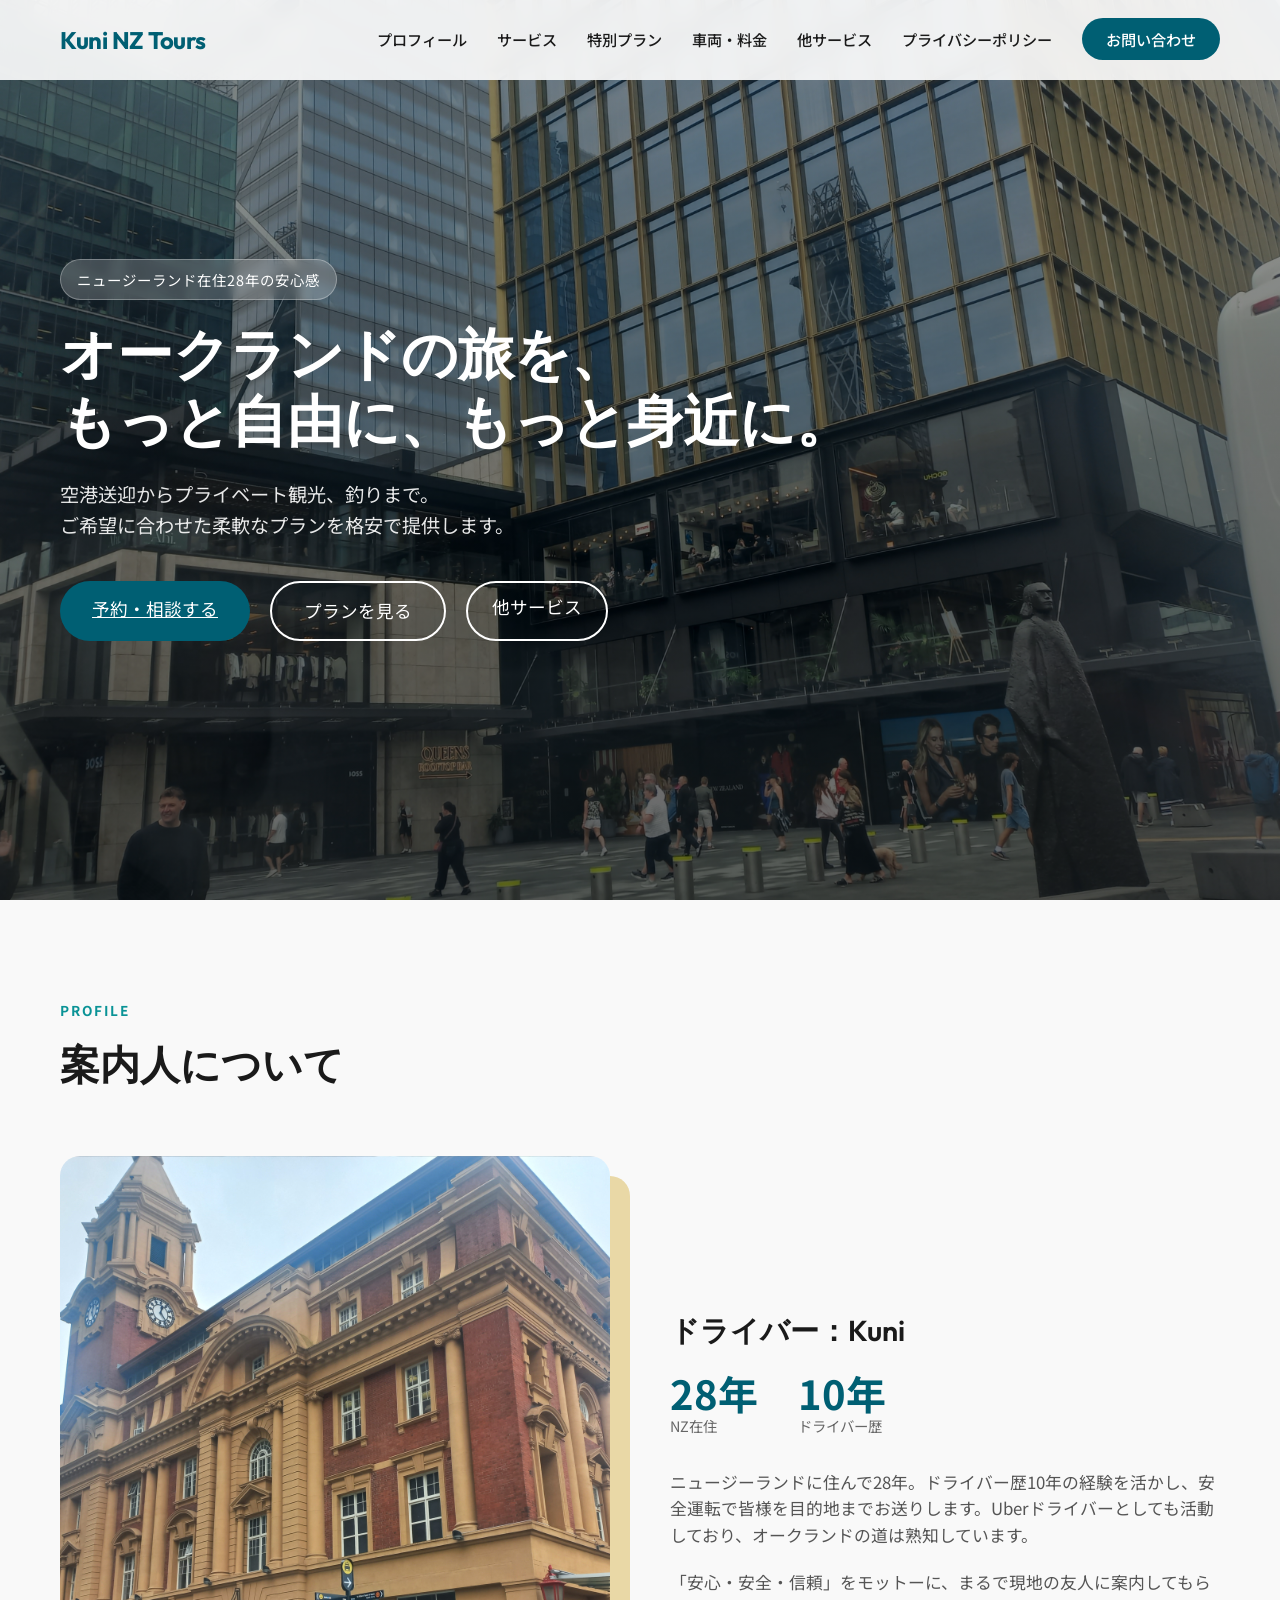
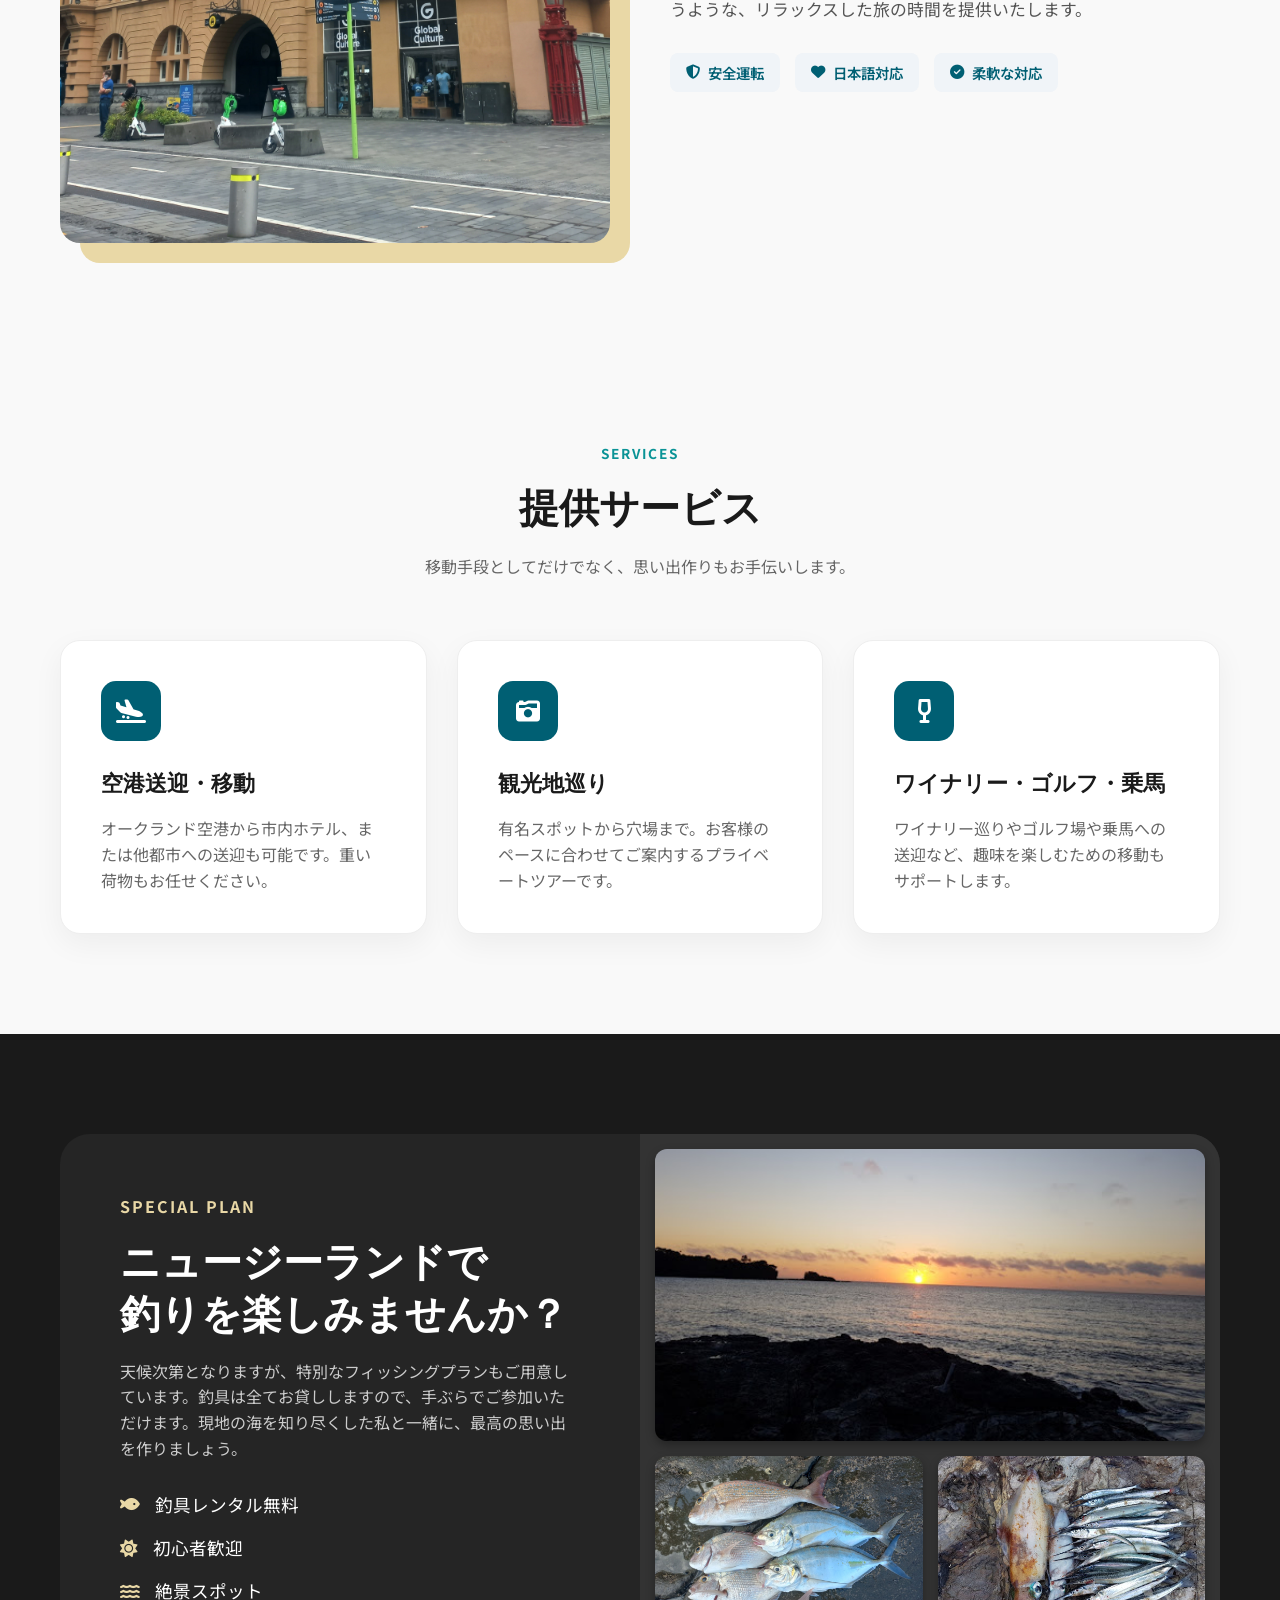
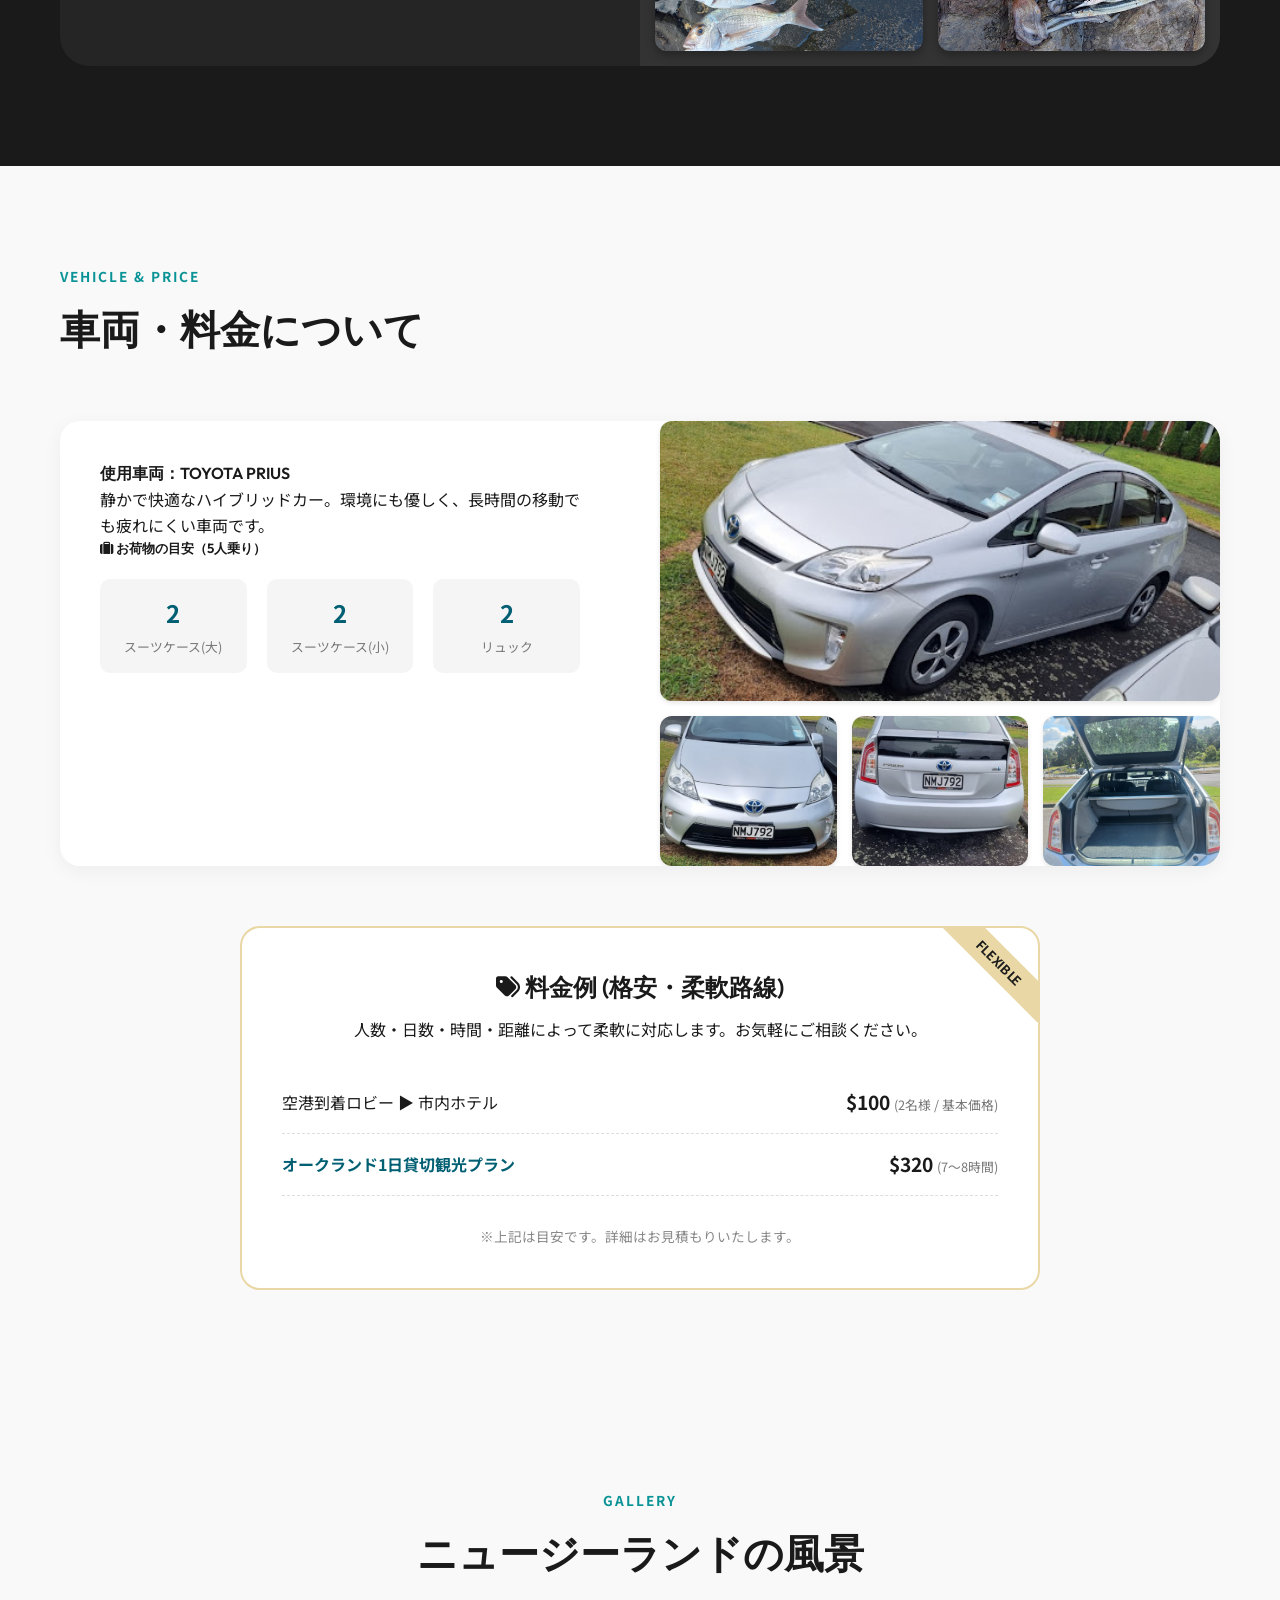
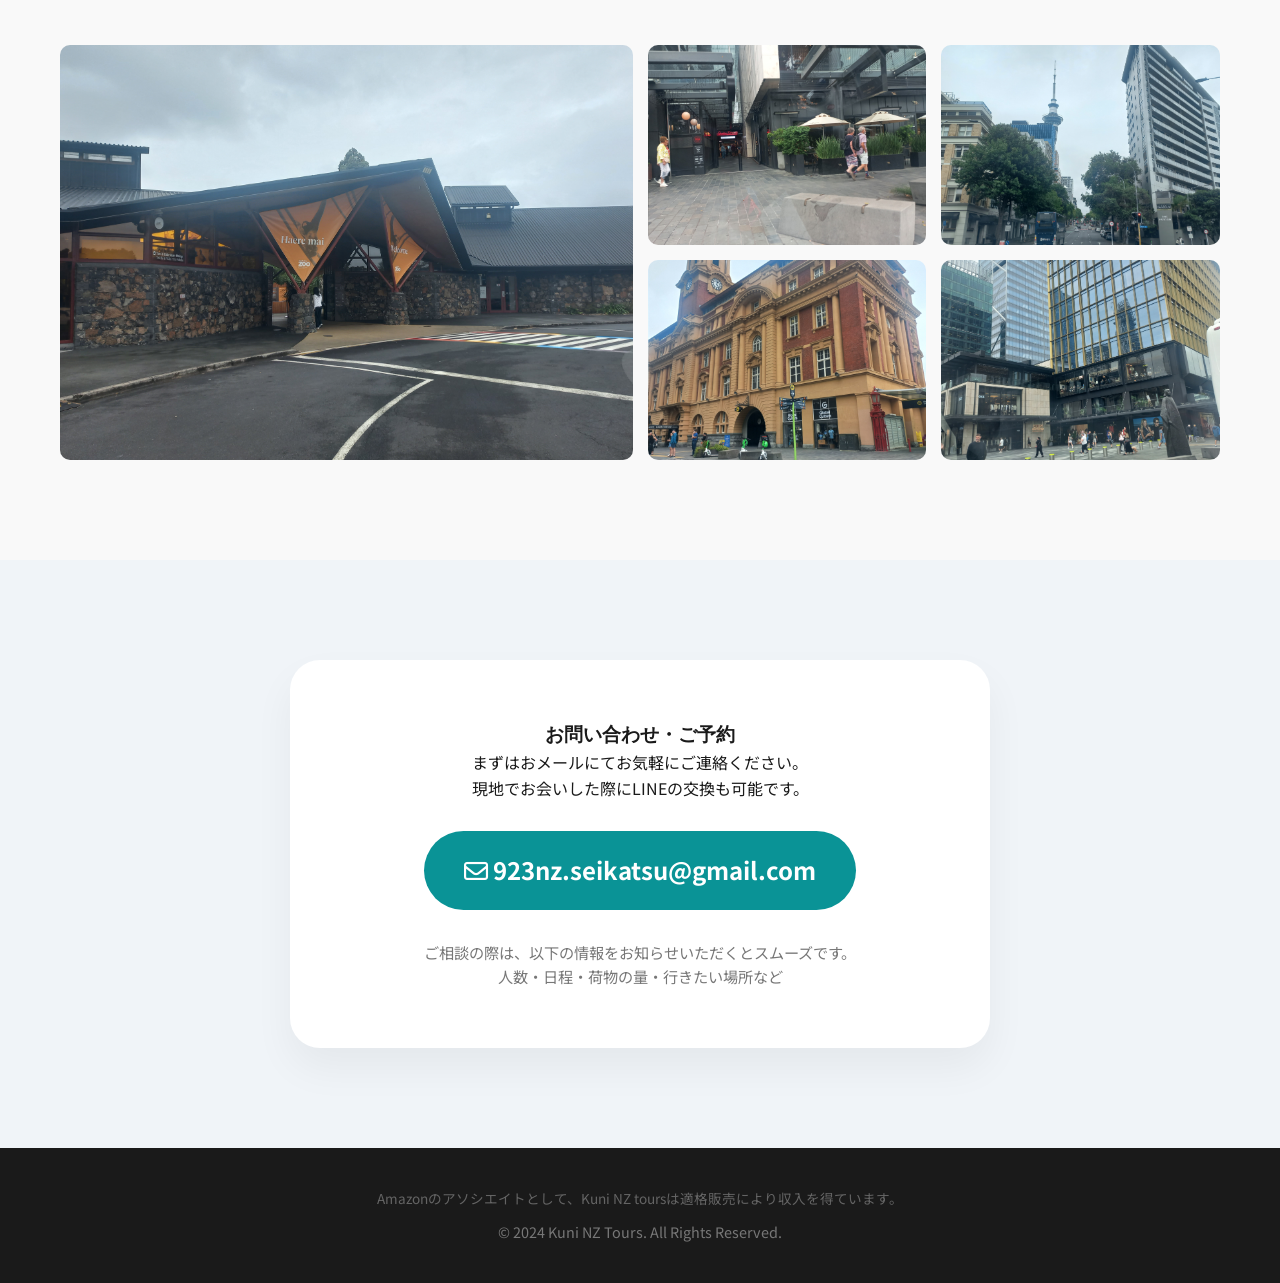
<file: index.html>
<!DOCTYPE html>
<html lang="ja">

<head>
    <meta charset="UTF-8">
    <meta name="viewport" content="width=device-width, initial-scale=1.0">
    <meta name="description" content="ニュージーランド・オークランドの個人ガイド Kuni。空港送迎、観光、ゴルフ、ワイナリーツアーなど、安心・安全・低価格でご案内します。">
    <title>Kuni NZ Tours | オークランドの個人ガイド・送迎</title>
    <link rel="preconnect" href="https://fonts.googleapis.com">
    <link rel="preconnect" href="https://fonts.gstatic.com" crossorigin>
    <link
        href="https://fonts.googleapis.com/css2?family=Noto+Sans+JP:wght@300;400;500;700&family=Outfit:wght@300;400;600&display=swap"
        rel="stylesheet">
    <link rel="stylesheet" href="style.css">
    <link rel="stylesheet" href="https://cdnjs.cloudflare.com/ajax/libs/font-awesome/6.4.0/css/all.min.css">

    <script nowprocket data-noptimize="1" data-cfasync="false" data-wpfc-render="false" seraph-accel-crit="1" data-no-defer="1">
      (function () {
          var script = document.createElement("script");
          script.async = 1;
          script.src = 'https://emrldtp.cc/NTIyOTY4.js?t=522968';
          document.head.appendChild(script);
      })();
    </script>
</head>
<body>
    <header class="header">
        <div class="container header-container">
            <h1 class="logo">Kuni NZ Tours</h1>
            <nav class="nav">
                <ul class="nav-list">
                    <li><a href="#about">プロフィール</a></li>
                    <li><a href="#services">サービス</a></li>
                    <li><a href="#special">特別プラン</a></li>
                    <li><a href="#vehicle">車両・料金</a></li>
                    <li><a href="other-services.html">他サービス</a></li>
                    <li><a href="privacy-policy.html">プライバシーポリシー</a></li>
                    <li><a href="#contact" class="btn-primary">お問い合わせ</a></li>
                </ul>
                <button class="mobile-menu-btn" aria-label="メニューを開く">
                    <span></span>
                    <span></span>
                    <span></span>
                </button>
            </nav>
        </div>
    </header>

    <div class="mobile-nav">
        <ul>
            <li><a href="#about">プロフィール</a></li>
            <li><a href="#services">サービス</a></li>
            <li><a href="#special">特別プラン</a></li>
            <li><a href="#vehicle">車両・料金</a></li>
            <li><a href="other-services.html">他サービス</a></li>
            <li><a href="privacy-policy.html">プライバシーポリシー</a></li>
            <li><a href="#contact">お問い合わせ</a></li>
        </ul>
    </div>

    <main>
        <section class="hero">
            <div class="hero-bg" id="hero-bg"></div>
            <div class="hero-content">
                <span class="hero-subtitle">ニュージーランド在住28年の安心感</span>
                <h2 class="hero-title">オークランドの旅を、<br>もっと自由に、もっと身近に。</h2>
                <p class="hero-text">空港送迎からプライベート観光、釣りまで。<br>ご希望に合わせた柔軟なプランを格安で提供します。</p>
                <div class="hero-buttons">
                    <a href="#contact" class="btn-primary large">予約・相談する</a>
                    <a href="#services" class="btn-secondary large">プランを見る</a>
                    <a href="other-services.html" class="btn-other-services large">他サービス</a>
                </div>
            </div>
        </section>

        <section id="about" class="section about">
            <div class="container">
                <div class="section-header">
                    <span class="section-tag">PROFILE</span>
                    <h3 class="section-title">案内人について</h3>
                </div>
                <div class="about-content">
                    <div class="about-image-wrapper">
                        <!-- Placeholder for Kuni's photo or a nice driver silhouette -->
                        <div class="about-image" id="about-img"></div>
                    </div>
                    <div class="about-text">
                        <h4>ドライバー：Kuni</h4>
                        <ul class="about-stats">
                            <li>
                                <span class="stat-number">28年</span>
                                <span class="stat-label">NZ在住</span>
                            </li>
                            <li>
                                <span class="stat-number">10年</span>
                                <span class="stat-label">ドライバー歴</span>
                            </li>
                        </ul>
                        <p>
                            ニュージーランドに住んで28年。ドライバー歴10年の経験を活かし、安全運転で皆様を目的地までお送りします。Uberドライバーとしても活動しており、オークランドの道は熟知しています。
                        </p>
                        <p>
                            「安心・安全・信頼」をモットーに、まるで現地の友人に案内してもらうような、リラックスした旅の時間を提供いたします。
                        </p>
                        <div class="trust-badges">
                            <div class="badge"><i class="fas fa-shield-alt"></i> 安全運転</div>
                            <div class="badge"><i class="fas fa-heart"></i> 日本語対応</div>
                            <div class="badge"><i class="fas fa-check-circle"></i> 柔軟な対応</div>
                        </div>
                    </div>
                </div>
            </div>
        </section>

        <section id="services" class="section services">
            <div class="container">
                <div class="section-header center">
                    <span class="section-tag">SERVICES</span>
                    <h3 class="section-title">提供サービス</h3>
                    <p class="section-desc">移動手段としてだけでなく、思い出作りもお手伝いします。</p>
                </div>
                <div class="services-grid">
                    <div class="service-card">
                        <div class="service-icon"><i class="fas fa-plane-arrival"></i></div>
                        <h4>空港送迎・移動</h4>
                        <p>オークランド空港から市内ホテル、または他都市への送迎も可能です。重い荷物もお任せください。</p>
                    </div>
                    <div class="service-card">
                        <div class="service-icon"><i class="fas fa-camera-retro"></i></div>
                        <h4>観光地巡り</h4>
                        <p>有名スポットから穴場まで。お客様のペースに合わせてご案内するプライベートツアーです。</p>
                    </div>
                    <div class="service-card">
                        <div class="service-icon"><i class="fas fa-wine-glass-alt"></i></div>
                        <h4>ワイナリー・ゴルフ・乗馬</h4>
                        <p>ワイナリー巡りやゴルフ場や乗馬への送迎など、趣味を楽しむための移動もサポートします。</p>
                    </div>
                </div>
            </div>
        </section>

        <section id="special" class="section special">
            <div class="container">
                <div class="special-inner">
                    <div class="special-content">
                        <span class="special-tag">SPECIAL PLAN</span>
                        <h3>ニュージーランドで<br>釣りを楽しみませんか？</h3>
                        <p>天候次第となりますが、特別なフィッシングプランもご用意しています。釣具は全てお貸ししますので、手ぶらでご参加いただけます。現地の海を知り尽くした私と一緒に、最高の思い出を作りましょう。
                        </p>
                        <ul class="special-features">
                            <li><i class="fas fa-fish"></i> 釣具レンタル無料</li>
                            <li><i class="fas fa-sun"></i> 初心者歓迎</li>
                            <li><i class="fas fa-water"></i> 絶景スポット</li>
                        </ul>
                    </div>
                    <div class="special-gallery">
                        <div class="special-photo" id="fishing-1"></div>
                        <div class="special-photo" id="fishing-2"></div>
                        <div class="special-photo" id="fishing-3"></div>
                    </div>
                </div>
            </div>
        </section>

        <section id="vehicle" class="section vehicle">
            <div class="container">
                <div class="section-header">
                    <span class="section-tag">VEHICLE & PRICE</span>
                    <h3 class="section-title">車両・料金について</h3>
                </div>

                <div class="vehicle-details">
                    <div class="vehicle-info">
                        <h4>使用車両：TOYOTA PRIUS</h4>
                        <p class="vehicle-desc">静かで快適なハイブリッドカー。環境にも優しく、長時間の移動でも疲れにくい車両です。</p>
                        <div class="luggage-info">
                            <h5><i class="fas fa-suitcase"></i> お荷物の目安（5人乗り）</h5>
                            <div class="luggage-grid">
                                <div class="luggage-item">
                                    <span class="luggage-count">2</span>
                                    <span class="luggage-name">スーツケース(大)</span>
                                </div>
                                <div class="luggage-item">
                                    <span class="luggage-count">2</span>
                                    <span class="luggage-name">スーツケース(小)</span>
                                </div>
                                <div class="luggage-item">
                                    <span class="luggage-count">2</span>
                                    <span class="luggage-name">リュック</span>
                                </div>
                            </div>
                        </div>
                    </div>
                    <div class="vehicle-gallery">
                        <div class="vehicle-photo large" id="prius-1"></div>
                        <div class="vehicle-photo" id="prius-2"></div>
                        <div class="vehicle-photo" id="prius-3"></div>
                        <div class="vehicle-photo" id="prius-4"></div>
                    </div>
                </div>

                <div class="pricing-card">
                    <div class="pricing-header">
                        <h4><i class="fas fa-tags"></i> 料金例 (格安・柔軟路線)</h4>
                        <p>人数・日数・時間・距離によって柔軟に対応します。お気軽にご相談ください。</p>
                    </div>
                    <div class="pricing-list">
                        <div class="price-item">
                            <span class="price-label">空港到着ロビー ▶ 市内ホテル</span>
                            <span class="price-value">$100 <span class="price-note">(2名様 / 基本価格)</span></span>
                        </div>
                        <div class="price-item highlight">
                            <span class="price-label">オークランド1日貸切観光プラン</span>
                            <span class="price-value">$320 <span class="price-note">(7～8時間)</span></span>
                        </div>
                    </div>
                    <p class="pricing-note">※上記は目安です。詳細はお見積もりいたします。</p>
                </div>
            </div>
        </section>

        <section id="gallery" class="section gallery">
            <div class="container">
                <div class="section-header center">
                    <span class="section-tag">GALLERY</span>
                    <h3 class="section-title">ニュージーランドの風景</h3>
                </div>
                <div class="gallery-grid">
                    <div class="gallery-item" id="gallery-1"></div>
                    <div class="gallery-item" id="gallery-2"></div>
                    <div class="gallery-item" id="gallery-3"></div>
                    <div class="gallery-item" id="gallery-4"></div>
                    <div class="gallery-item" id="gallery-5"></div>
                </div>
            </div>
        </section>

        <section id="contact" class="section contact">
            <div class="container contact-container">
                <div class="contact-box">
                    <h3>お問い合わせ・ご予約</h3>
                    <p>まずはおメールにてお気軽にご連絡ください。<br>現地でお会いした際にLINEの交換も可能です。</p>

                    <a href="mailto:923nz.seikatsu@gmail.com" class="contact-email">
                        <i class="far fa-envelope"></i> 923nz.seikatsu@gmail.com
                    </a>

                    <p class="contact-sub">
                        ご相談の際は、以下の情報をお知らせいただくとスムーズです。<br>
                        人数・日程・荷物の量・行きたい場所など
                    </p>
                </div>
            </div>
        </section>
    </main>

    <footer class="footer">
        <div class="container">
            <p style="font-size: 0.85rem; opacity: 0.8; margin-bottom: 10px;">Amazonのアソシエイトとして、Kuni NZ
                toursは適格販売により収入を得ています。</p>
            <p>&copy; 2024 Kuni NZ Tours. All Rights Reserved.</p>
        </div>
    </footer>

    <div class="image-modal" id="imageModal">
        <span class="modal-close">&times;</span>
        <img class="modal-content" id="modalImg">
    </div>

    <script src="script.js"></script>
</body>

</html>
</file>
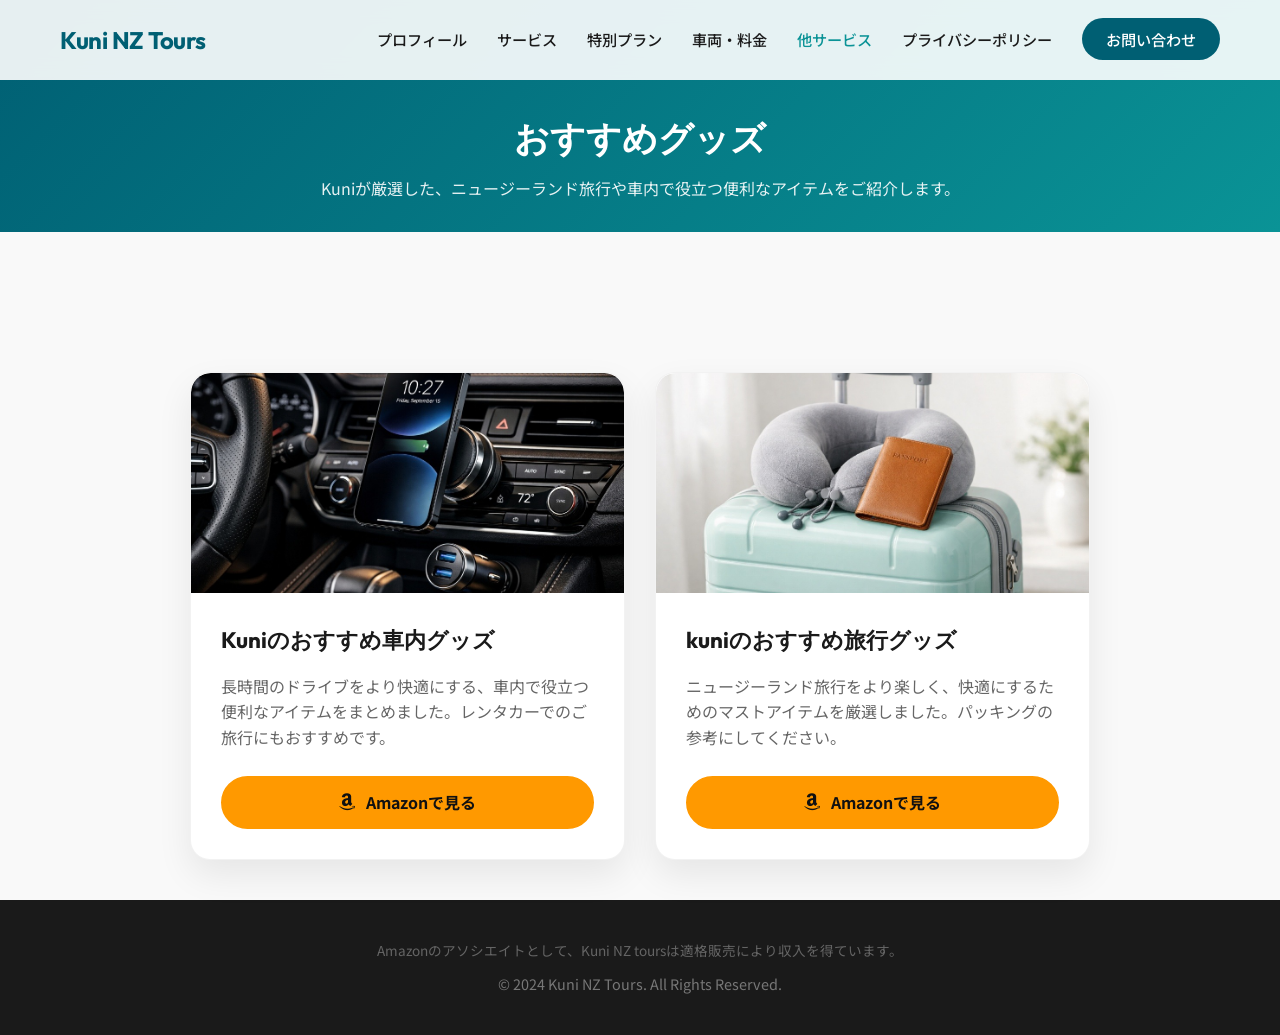
<file: other-services.html>
<!DOCTYPE html>
<html lang="ja">
<head>
    <meta charset="UTF-8">
    <meta name="viewport" content="width=device-width, initial-scale=1.0">
    <meta name="description" content="Kuniのおすすめグッズ。ニュージーランド旅行や車内で役立つ便利なアイテムをご紹介します。">
    <title>他サービス - おすすめグッズ | Kuni NZ Tours</title>
    <link rel="preconnect" href="https://fonts.googleapis.com">
    <link rel="preconnect" href="https://fonts.gstatic.com" crossorigin>
    <link href="https://fonts.googleapis.com/css2?family=Noto+Sans+JP:wght@300;400;500;700&family=Outfit:wght@300;400;600&display=swap" rel="stylesheet">
    <link rel="stylesheet" href="style.css">
    <link rel="stylesheet" href="https://cdnjs.cloudflare.com/ajax/libs/font-awesome/6.4.0/css/all.min.css">
    <style>
        .page-header {
            padding-top: 110px;
            padding-bottom: 30px;
            text-align: center;
            background: linear-gradient(135deg, var(--primary-color), var(--secondary-color));
            color: var(--white);
            margin-bottom: 40px;
        }
        .page-title {
            font-size: 2.2rem;
            margin-bottom: 10px;
        }
        .page-subtitle {
            font-size: 1rem;
            opacity: 0.9;
        }
        
        .wishlist-section {
            padding-bottom: 40px;
        }
        
        .wishlist-grid {
            display: grid;
            grid-template-columns: repeat(auto-fit, minmax(300px, 1fr));
            gap: 30px;
            max-width: 900px;
            margin: 0 auto;
        }
        
        .wishlist-card {
            background: var(--white);
            border-radius: 20px;
            overflow: hidden;
            box-shadow: 0 15px 35px rgba(0, 0, 0, 0.08);
            transition: all 0.4s ease;
            position: relative;
            display: flex;
            flex-direction: column;
            border: 1px solid rgba(0,0,0,0.05);
            text-decoration: none;
            color: var(--text-dark);
        }
        
        .wishlist-card:hover {
            transform: translateY(-5px);
            box-shadow: 0 20px 40px rgba(0, 0, 0, 0.12);
        }
        
        .wishlist-image-wrapper {
            overflow: hidden;
            border-radius: 20px 20px 0 0;
            background: #f0f4f8;
        }
        
        .wishlist-image {
            height: 220px;
            background-size: cover;
            background-position: center;
            transition: transform 0.6s ease;
        }
        
        .wishlist-card:hover .wishlist-image {
            transform: scale(1.08);
        }
        
        .wishlist-content {
            padding: 30px;
            flex-grow: 1;
            display: flex;
            flex-direction: column;
        }
        
        .wishlist-title {
            font-size: 1.4rem;
            margin-bottom: 15px;
            font-weight: 700;
        }
        
        .wishlist-desc {
            color: #666;
            margin-bottom: 25px;
            flex-grow: 1;
        }
        
        .amazon-btn {
            display: inline-flex;
            align-items: center;
            justify-content: center;
            gap: 10px;
            background: #ff9900;
            color: #111;
            padding: 12px 25px;
            border-radius: 50px;
            font-weight: 700;
            text-decoration: none;
            transition: all 0.3s;
            margin-top: auto;
            border: 2px solid #ff9900;
        }
        
        .wishlist-card:hover .amazon-btn {
            background: #e68a00;
            border-color: #e68a00;
        }
        
        .amazon-btn i {
            font-size: 1.2rem;
        }
    </style>
</head>
<body>
    <header class="header">
        <div class="container header-container">
            <a href="index.html" style="text-decoration: none;"><h1 class="logo">Kuni NZ Tours</h1></a>
            <nav class="nav">
                <ul class="nav-list">
                    <li><a href="index.html#about">プロフィール</a></li>
                    <li><a href="index.html#services">サービス</a></li>
                    <li><a href="index.html#special">特別プラン</a></li>
                    <li><a href="index.html#vehicle">車両・料金</a></li>
                    <li><a href="other-services.html" style="color: var(--secondary-color);">他サービス</a></li>
                    <li><a href="privacy-policy.html">プライバシーポリシー</a></li>
                    <li><a href="index.html#contact" class="btn-primary">お問い合わせ</a></li>
                </ul>
                <button class="mobile-menu-btn" aria-label="メニューを開く">
                    <span></span>
                    <span></span>
                    <span></span>
                </button>
            </nav>
        </div>
    </header>

    <div class="mobile-nav">
        <ul>
            <li><a href="index.html#about">プロフィール</a></li>
            <li><a href="index.html#services">サービス</a></li>
            <li><a href="index.html#special">特別プラン</a></li>
            <li><a href="index.html#vehicle">車両・料金</a></li>
            <li><a href="other-services.html">他サービス</a></li>
            <li><a href="privacy-policy.html">プライバシーポリシー</a></li>
            <li><a href="index.html#contact">お問い合わせ</a></li>
        </ul>
    </div>

    <main>
        <div class="page-header">
            <div class="container">
                <h2 class="page-title">おすすめグッズ</h2>
                <p class="page-subtitle">Kuniが厳選した、ニュージーランド旅行や車内で役立つ便利なアイテムをご紹介します。</p>
            </div>
        </div>

        <section class="section wishlist-section">
            <div class="container">
                <div class="wishlist-grid">
                    <!-- Wishlist 1 -->
                    <a href="https://www.amazon.jp/hz/wishlist/ls/34LPF9MPG0SC0?ref_=wl_share" target="_blank" rel="noopener noreferrer" class="wishlist-card car">
                        <div class="wishlist-image-wrapper">
                            <div class="wishlist-image" style="background-image: url('assets/car_goods.jpg');"></div>
                        </div>
                        <div class="wishlist-content">
                            <h3 class="wishlist-title">Kuniのおすすめ車内グッズ</h3>
                            <p class="wishlist-desc">長時間のドライブをより快適にする、車内で役立つ便利なアイテムをまとめました。レンタカーでのご旅行にもおすすめです。</p>
                            <span class="amazon-btn">
                                <i class="fab fa-amazon"></i> Amazonで見る
                            </span>
                        </div>
                    </a>

                    <!-- Wishlist 2 -->
                    <a href="https://www.amazon.jp/hz/wishlist/ls/DD13E1T4S48R?ref_=wl_share" target="_blank" rel="noopener noreferrer" class="wishlist-card travel">
                        <div class="wishlist-image-wrapper">
                            <div class="wishlist-image" style="background-image: url('assets/travel_goods.jpg');"></div>
                        </div>
                        <div class="wishlist-content">
                            <h3 class="wishlist-title">kuniのおすすめ旅行グッズ</h3>
                            <p class="wishlist-desc">ニュージーランド旅行をより楽しく、快適にするためのマストアイテムを厳選しました。パッキングの参考にしてください。</p>
                            <span class="amazon-btn">
                                <i class="fab fa-amazon"></i> Amazonで見る
                            </span>
                        </div>
                    </a>
                </div>
            </div>
        </section>
    </main>

    <footer class="footer">
        <div class="container">
            <p style="font-size: 0.85rem; opacity: 0.8; margin-bottom: 10px;">Amazonのアソシエイトとして、Kuni NZ toursは適格販売により収入を得ています。</p>
            <p>&copy; 2024 Kuni NZ Tours. All Rights Reserved.</p>
        </div>
    </footer>

    <script src="script.js"></script>
</body>
</html>
</file>
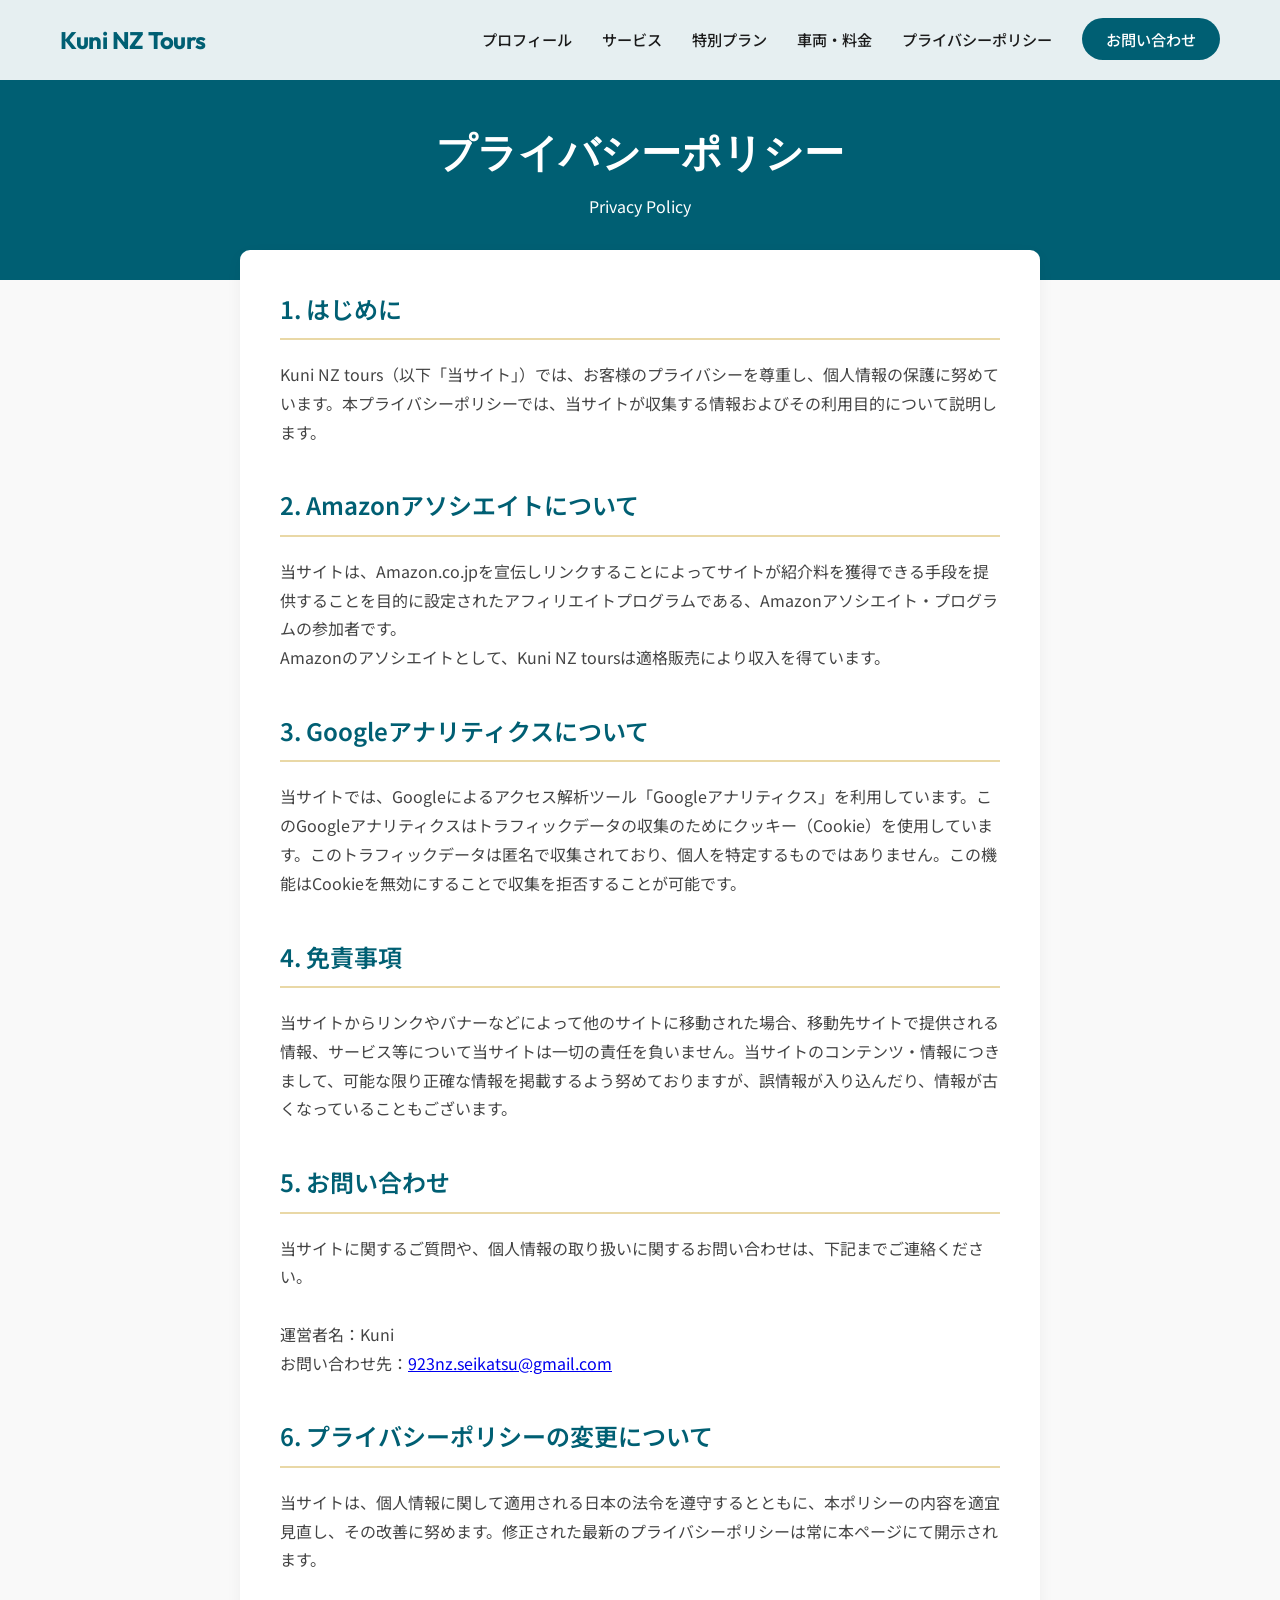
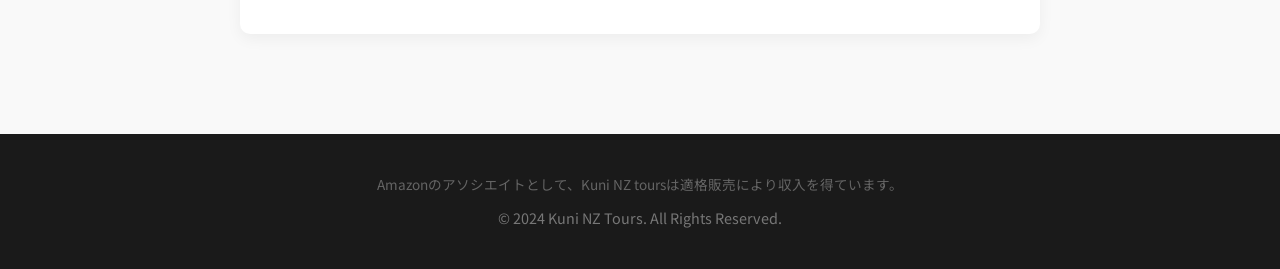
<file: privacy-policy.html>
<!DOCTYPE html>
<html lang="ja">
<head>
    <meta charset="UTF-8">
    <meta name="viewport" content="width=device-width, initial-scale=1.0">
    <title>プライバシーポリシー | Kuni NZ Tours</title>
    <link rel="preconnect" href="https://fonts.googleapis.com">
    <link rel="preconnect" href="https://fonts.gstatic.com" crossorigin>
    <link href="https://fonts.googleapis.com/css2?family=Noto+Sans+JP:wght@300;400;500;700&family=Outfit:wght@300;400;600&display=swap" rel="stylesheet">
    <link rel="stylesheet" href="style.css">
    <link rel="stylesheet" href="https://cdnjs.cloudflare.com/ajax/libs/font-awesome/6.4.0/css/all.min.css">
    <style>
        .page-header {
            background-color: var(--primary-color);
            padding: 120px 0 60px;
            text-align: center;
            color: var(--white);
        }
        .policy-content {
            padding: 60px 0;
            max-width: 800px;
            margin: 0 auto;
            background: var(--white);
            padding: 40px;
            border-radius: 10px;
            box-shadow: 0 5px 15px rgba(0,0,0,0.05);
            margin-top: -30px;
            position: relative;
            z-index: 10;
        }
        .policy-content h2 {
            font-size: 1.5rem;
            color: var(--primary-color);
            border-bottom: 2px solid var(--accent-color);
            padding-bottom: 10px;
            margin-top: 40px;
            margin-bottom: 20px;
            font-family: 'Noto Sans JP', sans-serif;
        }
        .policy-content h2:first-child {
            margin-top: 0;
        }
        .policy-content p {
            margin-bottom: 20px;
            color: #444;
            line-height: 1.8;
        }
        .footer-links {
            margin-bottom: 15px;
        }
        .footer-links a {
            color: #aaa;
            text-decoration: none;
            transition: color 0.3s;
        }
        .footer-links a:hover {
            color: var(--white);
            text-decoration: underline;
        }
        .amazon-disclaimer {
            font-size: 0.85rem;
            opacity: 0.8;
            margin-bottom: 10px;
        }
    </style>
</head>
<body>
    <header class="header">
        <div class="container header-container">
            <h1 class="logo"><a href="index.html" style="text-decoration:none; color:inherit;">Kuni NZ Tours</a></h1>
            <nav class="nav">
                <ul class="nav-list">
                    <li><a href="index.html#about">プロフィール</a></li>
                    <li><a href="index.html#services">サービス</a></li>
                    <li><a href="index.html#special">特別プラン</a></li>
                    <li><a href="index.html#vehicle">車両・料金</a></li>
                    <li><a href="privacy-policy.html">プライバシーポリシー</a></li>
                    <li><a href="index.html#contact" class="btn-primary">お問い合わせ</a></li>
                </ul>
                <button class="mobile-menu-btn" aria-label="メニューを開く">
                    <span></span>
                    <span></span>
                    <span></span>
                </button>
            </nav>
        </div>
    </header>

    <div class="mobile-nav">
        <ul>
            <li><a href="index.html#about">プロフィール</a></li>
            <li><a href="index.html#services">サービス</a></li>
            <li><a href="index.html#special">特別プラン</a></li>
            <li><a href="index.html#vehicle">車両・料金</a></li>
            <li><a href="privacy-policy.html">プライバシーポリシー</a></li>
            <li><a href="index.html#contact">お問い合わせ</a></li>
        </ul>
    </div>

    <main>
        <section class="page-header">
            <div class="container">
                <h1 class="section-title" style="color:var(--white); margin-bottom: 10px;">プライバシーポリシー</h1>
                <p>Privacy Policy</p>
            </div>
        </section>

        <section class="section" style="padding-top: 0;">
            <div class="container">
                <div class="policy-content">
                    <h2>1. はじめに</h2>
                    <p>Kuni NZ tours（以下「当サイト」）では、お客様のプライバシーを尊重し、個人情報の保護に努めています。本プライバシーポリシーでは、当サイトが収集する情報およびその利用目的について説明します。</p>

                    <h2>2. Amazonアソシエイトについて</h2>
                    <p>当サイトは、Amazon.co.jpを宣伝しリンクすることによってサイトが紹介料を獲得できる手段を提供することを目的に設定されたアフィリエイトプログラムである、Amazonアソシエイト・プログラムの参加者です。<br>
                    Amazonのアソシエイトとして、Kuni NZ toursは適格販売により収入を得ています。</p>

                    <h2>3. Googleアナリティクスについて</h2>
                    <p>当サイトでは、Googleによるアクセス解析ツール「Googleアナリティクス」を利用しています。このGoogleアナリティクスはトラフィックデータの収集のためにクッキー（Cookie）を使用しています。このトラフィックデータは匿名で収集されており、個人を特定するものではありません。この機能はCookieを無効にすることで収集を拒否することが可能です。</p>

                    <h2>4. 免責事項</h2>
                    <p>当サイトからリンクやバナーなどによって他のサイトに移動された場合、移動先サイトで提供される情報、サービス等について当サイトは一切の責任を負いません。当サイトのコンテンツ・情報につきまして、可能な限り正確な情報を掲載するよう努めておりますが、誤情報が入り込んだり、情報が古くなっていることもございます。</p>

                    <h2>5. お問い合わせ</h2>
                    <p>当サイトに関するご質問や、個人情報の取り扱いに関するお問い合わせは、下記までご連絡ください。<br><br>
                    運営者名：Kuni<br>
                    お問い合わせ先：<a href="mailto:923nz.seikatsu@gmail.com">923nz.seikatsu@gmail.com</a></p>

                    <h2>6. プライバシーポリシーの変更について</h2>
                    <p>当サイトは、個人情報に関して適用される日本の法令を遵守するとともに、本ポリシーの内容を適宜見直し、その改善に努めます。修正された最新のプライバシーポリシーは常に本ページにて開示されます。</p>
                </div>
            </div>
        </section>
    </main>

    <footer class="footer">
        <div class="container">

            <p class="amazon-disclaimer">Amazonのアソシエイトとして、Kuni NZ toursは適格販売により収入を得ています。</p>
            <p>&copy; 2024 Kuni NZ Tours. All Rights Reserved.</p>
        </div>
    </footer>
    
    <script src="script.js"></script>
</body>
</html>
</file>
<file: style.css>
:root {
    --primary-color: #005f73;
    /* NZ Ocean Blue/Green */
    --secondary-color: #0a9396;
    --accent-color: #e9d8a6;
    /* Sand/Warmth */
    --text-dark: #1a1a1a;
    --text-light: #f5f5f5;
    --bg-light: #f9f9f9;
    --white: #ffffff;
    --gradient-overlay: linear-gradient(rgba(0, 0, 0, 0.3), rgba(0, 0, 0, 0.5));
}

* {
    margin: 0;
    padding: 0;
    box-sizing: border-box;
}

html {
    scroll-behavior: smooth;
}

body {
    font-family: 'Noto Sans JP', sans-serif;
    color: var(--text-dark);
    background-color: var(--bg-light);
    line-height: 1.6;
}

h1,
h2,
h3,
h4,
h5,
h6 {
    font-family: 'Outfit', sans-serif;
    font-weight: 600;
}

.container {
    max-width: 1200px;
    margin: 0 auto;
    padding: 0 20px;
}

/* Header */
.header {
    position: fixed;
    top: 0;
    left: 0;
    width: 100%;
    z-index: 1000;
    background: rgba(255, 255, 255, 0.95);
    backdrop-filter: blur(10px);
    box-shadow: 0 2px 20px rgba(0, 0, 0, 0.05);
    transition: all 0.3s ease;
}

.header-container {
    display: flex;
    justify-content: space-between;
    align-items: center;
    height: 80px;
}

.logo {
    font-size: 1.5rem;
    font-weight: 700;
    color: var(--primary-color);
    letter-spacing: -0.5px;
}

.nav-list {
    display: flex;
    list-style: none;
    gap: 30px;
    align-items: center;
}

.nav-list a {
    text-decoration: none;
    color: var(--text-dark);
    font-weight: 500;
    font-size: 0.95rem;
    transition: color 0.3s;
}

.nav-list a:hover {
    color: var(--secondary-color);
}

.btn-primary {
    background: var(--primary-color);
    color: var(--white) !important;
    padding: 10px 24px;
    border-radius: 50px;
    transition: transform 0.2s, box-shadow 0.2s !important;
}

.btn-primary:hover {
    background: var(--secondary-color);
    transform: translateY(-2px);
    box-shadow: 0 4px 15px rgba(0, 95, 115, 0.3);
}

.btn-secondary {
    background: transparent;
    border: 2px solid var(--white);
    color: var(--white);
    padding: 10px 24px;
    border-radius: 50px;
    text-decoration: none;
    transition: all 0.3s;
}

.btn-secondary:hover {
    background: var(--white);
    color: var(--primary-color);
}

a.btn-other-services {
    background: transparent;
    border: 2px solid var(--white);
    color: var(--white);
    padding: 10px 24px;
    border-radius: 50px;
    text-decoration: none;
    transition: all 0.3s;
}

a.btn-other-services:hover {
    background: var(--white);
    color: var(--primary-color);
}

/* Mobile Menu */
.mobile-menu-btn {
    display: none;
    background: none;
    border: none;
    cursor: pointer;
    flex-direction: column;
    gap: 6px;
}

.mobile-menu-btn span {
    display: block;
    width: 25px;
    height: 2px;
    background-color: var(--text-dark);
    transition: 0.3s;
}

.mobile-nav {
    position: fixed;
    top: 80px;
    left: 0;
    width: 100%;
    background: var(--white);
    padding: 20px;
    box-shadow: 0 10px 20px rgba(0, 0, 0, 0.1);
    transform: translateY(-150%);
    transition: transform 0.3s ease;
    z-index: 999;
}

.mobile-nav.active {
    transform: translateY(0);
}

.mobile-nav ul {
    list-style: none;
}

.mobile-nav li {
    margin-bottom: 2rem;
    text-align: center;
}

.mobile-nav a {
    text-decoration: none;
    color: var(--text-dark);
    font-size: 1.2rem;
    font-weight: 500;
}

/* Hero Section */
.hero {
    position: relative;
    height: 100vh;
    display: flex;
    align-items: center;
    color: var(--white);
    overflow: hidden;
}

.hero-bg {
    position: absolute;
    top: 0;
    left: 0;
    width: 100%;
    height: 100%;
    background-size: cover;
    background-position: center;
    z-index: -1;
}

.hero-bg::after {
    content: '';
    position: absolute;
    top: 0;
    left: 0;
    width: 100%;
    height: 100%;
    background: linear-gradient(rgba(0, 0, 0, 0.4), rgba(0, 0, 0, 0.6));
}

.hero-content {
    width: 100%;
    max-width: 1200px;
    margin: 0 auto;
    padding: 0 20px;
    z-index: 1;
    animation: fadeInUp 1s ease-out;
}

.hero-subtitle {
    display: inline-block;
    background: rgba(255, 255, 255, 0.2);
    backdrop-filter: blur(5px);
    padding: 8px 16px;
    border-radius: 30px;
    font-size: 0.9rem;
    margin-bottom: 20px;
    letter-spacing: 1px;
    border: 1px solid rgba(255, 255, 255, 0.3);
}

.hero-title {
    font-size: 3.5rem;
    line-height: 1.2;
    margin-bottom: 25px;
}

.hero-text {
    font-size: 1.2rem;
    margin-bottom: 40px;
    max-width: 600px;
    opacity: 0.9;
}

.hero-buttons {
    display: flex;
    gap: 20px;
}

.large {
    padding: 14px 32px;
    font-size: 1.1rem;
}


/* Sections General */
.section {
    padding: 100px 0;
}

.section-header {
    margin-bottom: 60px;
}

.section-header.center {
    text-align: center;
}

.section-tag {
    display: block;
    color: var(--secondary-color);
    font-size: 0.85rem;
    font-weight: 700;
    letter-spacing: 2px;
    margin-bottom: 10px;
    text-transform: uppercase;
}

.section-title {
    font-size: 2.5rem;
    color: var(--text-dark);
}

.section-desc {
    color: #666;
    margin-top: 15px;
    max-width: 600px;
    margin-left: auto;
    margin-right: auto;
}

/* About */
.about-content {
    display: grid;
    grid-template-columns: 1fr 1fr;
    gap: 60px;
    align-items: center;
}

.about-image {
    width: 100%;
    aspect-ratio: 4/5;
    background-color: #ddd;
    border-radius: 20px;
    background-size: cover;
    background-position: center;
    box-shadow: 20px 20px 0 var(--accent-color);
}

.about-text h4 {
    font-size: 1.8rem;
    margin-bottom: 20px;
}

.about-stats {
    display: flex;
    gap: 40px;
    margin-bottom: 30px;
    list-style: none;
}

.stat-number {
    display: block;
    font-size: 2.5rem;
    font-weight: 700;
    color: var(--primary-color);
    line-height: 1;
}

.stat-label {
    font-size: 0.9rem;
    color: #666;
}

.about-text p {
    margin-bottom: 20px;
    color: #555;
    font-size: 1.05rem;
}

.trust-badges {
    display: flex;
    gap: 15px;
    margin-top: 30px;
    flex-wrap: wrap;
}

.badge {
    background: #f0f4f8;
    color: var(--primary-color);
    padding: 8px 16px;
    border-radius: 8px;
    font-weight: 600;
    font-size: 0.9rem;
    display: flex;
    align-items: center;
    gap: 8px;
}

/* Services */
.services-grid {
    display: grid;
    grid-template-columns: repeat(auto-fit, minmax(300px, 1fr));
    gap: 30px;
}

.service-card {
    background: var(--white);
    padding: 40px;
    border-radius: 20px;
    box-shadow: 0 10px 30px rgba(0, 0, 0, 0.05);
    transition: transform 0.3s;
    border: 1px solid #eee;
}

.service-card:hover {
    transform: translateY(-10px);
}

.service-icon {
    width: 60px;
    height: 60px;
    background: var(--primary-color);
    color: var(--white);
    border-radius: 15px;
    display: flex;
    align-items: center;
    justify-content: center;
    font-size: 1.5rem;
    margin-bottom: 25px;
}

.service-card h4 {
    font-size: 1.4rem;
    margin-bottom: 15px;
}

.service-card p {
    color: #666;
}

/* Special Plan */
.special {
    background-color: var(--text-dark);
    color: var(--white);
    overflow: hidden;
}

.special-inner {
    display: grid;
    grid-template-columns: 1fr 1fr;
    gap: 0;
    align-items: stretch;
    background: #252525;
    border-radius: 30px;
    overflow: hidden;
}

.special-content {
    padding: 60px;
    display: flex;
    flex-direction: column;
    justify-content: center;
}

.special-tag {
    color: var(--accent-color);
    letter-spacing: 2px;
    font-weight: 700;
    margin-bottom: 15px;
}

.special h3 {
    font-size: 2.5rem;
    margin-bottom: 20px;
    line-height: 1.3;
}

.special p {
    color: #ccc;
    margin-bottom: 30px;
}

.special-features {
    list-style: none;
    display: flex;
    flex-direction: column;
    gap: 15px;
}

.special-features li {
    display: flex;
    align-items: center;
    gap: 15px;
    font-size: 1.1rem;
}

.special-features i {
    color: var(--accent-color);
}

/* Special Gallery Update */
.special-gallery {
    display: grid;
    grid-template-columns: 1fr 1fr;
    grid-template-rows: 1.5fr 1fr;
    gap: 15px;
    padding: 15px;
    background: #333;
    min-height: 500px;
}

.special-photo {
    background-color: #444;
    background-size: cover;
    background-position: center;
    border-radius: 12px;
    transition: transform 0.3s;
    cursor: pointer;
    box-shadow: 0 4px 10px rgba(0, 0, 0, 0.3);
}

.special-photo:hover {
    transform: scale(1.02);
    z-index: 10;
}

/* First image spans full width at the top */
.special-photo:nth-child(1) {
    grid-column: 1 / -1;
    grid-row: 1 / 2;
}

/* Vehicle & Pricing */
.vehicle-details {
    display: grid;
    grid-template-columns: 1fr 1fr;
    gap: 40px;
    margin-bottom: 60px;
    background: var(--white);
    border-radius: 20px;
    overflow: hidden;
    box-shadow: 0 5px 20px rgba(0, 0, 0, 0.05);
}

.vehicle-info {
    padding: 40px;
}

.vehicle-img-wrapper {
    background-color: #eee;
    min-height: 300px;
    background-size: cover;
    background-position: center;
}

.luggage-grid {
    display: flex;
    gap: 20px;
    margin-top: 20px;
}

.luggage-item {
    background: #f5f5f5;
    padding: 15px;
    border-radius: 10px;
    text-align: center;
    flex: 1;
}

.luggage-count {
    display: block;
    font-size: 1.5rem;
    font-weight: 700;
    color: var(--primary-color);
}

.luggage-name {
    font-size: 0.8rem;
    color: #777;
}

.boot-preview-container {
    margin-top: 20px;
}

.boot-caption {
    font-size: 0.85rem;
    color: #666;
    margin-bottom: 8px;
}

.boot-detail-img {
    width: 100%;
    height: 350px;
    /* Increased height for better visibility */
    background-color: #eee;
    background-size: cover;
    background-position: center;
    border-radius: 10px;
    border: 1px solid #ddd;
    cursor: pointer;
    /* Indicate clickable */
    transition: transform 0.3s;
}

.boot-detail-img:hover {
    opacity: 0.9;
}

/* Image Modal (Lightbox) */
.image-modal {
    display: none;
    position: fixed;
    top: 0;
    left: 0;
    width: 100%;
    height: 100%;
    background: rgba(0, 0, 0, 0.9);
    z-index: 2000;
    justify-content: center;
    align-items: center;
    opacity: 0;
    transition: opacity 0.3s;
}

.image-modal.active {
    display: flex;
    opacity: 1;
}

.modal-content {
    max-width: 90%;
    max-height: 90vh;
    border-radius: 5px;
    box-shadow: 0 0 20px rgba(0, 0, 0, 0.5);
}

.modal-close {
    position: absolute;
    top: 20px;
    right: 30px;
    color: white;
    font-size: 40px;
    cursor: pointer;
    z-index: 2001;
}

.pricing-card {
    background: var(--white);
    border: 2px solid var(--accent-color);
    border-radius: 20px;
    padding: 40px;
    text-align: center;
    max-width: 800px;
    margin: 0 auto;
    position: relative;
    overflow: hidden;
}

.pricing-card::before {
    content: 'FLEXIBLE';
    position: absolute;
    top: 20px;
    right: -30px;
    background: var(--accent-color);
    color: var(--text-dark);
    padding: 5px 40px;
    transform: rotate(45deg);
    font-weight: 700;
    font-size: 0.8rem;
}

.pricing-header h4 {
    font-size: 1.5rem;
    margin-bottom: 10px;
}

.pricing-list {
    margin: 30px 0;
    text-align: left;
}

.price-item {
    display: flex;
    justify-content: space-between;
    align-items: center;
    padding: 15px 0;
    border-bottom: 1px dashed #ddd;
}

.price-item.highlight .price-label {
    font-weight: 700;
    color: var(--primary-color);
}

.price-value {
    font-weight: 700;
    font-size: 1.2rem;
}

.price-note {
    font-size: 0.8rem;
    font-weight: 400;
    color: #777;
}

.pricing-note {
    font-size: 0.85rem;
    color: #888;
}

/* Gallery */
.gallery-grid {
    display: grid;
    grid-template-columns: repeat(4, 1fr);
    grid-template-rows: repeat(2, 200px);
    gap: 15px;
}

.gallery-item {
    background-color: #ddd;
    border-radius: 10px;
    background-size: cover;
    background-position: center;
    transition: all 0.3s;
    cursor: pointer;
}

.gallery-item:hover {
    transform: scale(1.02);
    box-shadow: 0 10px 20px rgba(0, 0, 0, 0.2);
}

.gallery-item:nth-child(1) {
    grid-column: 1 / 3;
    grid-row: 1 / 3;
}

/* Contact */
.contact {
    background: #f0f4f8;
}

.contact-box {
    background: var(--white);
    padding: 60px;
    border-radius: 30px;
    text-align: center;
    box-shadow: 0 20px 40px rgba(0, 0, 0, 0.05);
    max-width: 700px;
    margin: 0 auto;
}

.contact-email {
    display: inline-block;
    background: var(--secondary-color);
    color: var(--white);
    font-size: 1.5rem;
    padding: 20px 40px;
    border-radius: 50px;
    text-decoration: none;
    margin: 30px 0;
    font-weight: 700;
    transition: all 0.3s;
}

.contact-email:hover {
    background: var(--primary-color);
    transform: translateY(-5px);
    box-shadow: 0 10px 25px rgba(0, 0, 0, 0.15);
}

.contact-sub {
    color: #777;
    font-size: 0.95rem;
}

/* Footer */
.footer {
    background: var(--text-dark);
    color: #777;
    padding: 40px 0;
    text-align: center;
    font-size: 0.9rem;
}

/* Responsive */
@media (max-width: 900px) {
    .about-content {
        grid-template-columns: 1fr;
    }

    .about-image {
        aspect-ratio: 16/9;
    }

    .special-inner {
        grid-template-columns: 1fr;
    }

    .special-image {
        min-height: 250px;
    }

    .vehicle-details {
        grid-template-columns: 1fr;
    }

    .hero-title {
        font-size: 2.5rem;
    }
}

@media (max-width: 768px) {
    .nav-list {
        display: none;
    }

    .mobile-menu-btn {
        display: flex;
    }

    .video-grid {
        grid-template-columns: 1fr 1fr;
    }

    .gallery-grid {
        grid-template-columns: 1fr 1fr;
        grid-template-rows: auto;
    }

    .gallery-item {
        height: 200px;
    }

    .gallery-item:nth-child(1) {
        grid-column: span 2;
    }
}

@keyframes fadeInUp {
    from {
        opacity: 0;
        transform: translateY(20px);
    }

    to {
        opacity: 1;
        transform: translateY(0);
    }
}

/* Vehicle Gallery Update - Landscape Top + 3 Bottom Grid */
.vehicle-gallery {
    display: grid;
    grid-template-columns: 1fr 1fr 1fr;
    grid-template-rows: 280px 150px;
    /* Top row big for landscape, bottom row smaller */
    gap: 15px;
    height: auto;
    min-height: auto;
}

.vehicle-photo {
    background-color: #eee;
    background-size: cover;
    background-position: center;
    border-radius: 12px;
    transition: transform 0.3s;
    cursor: pointer;
    box-shadow: 0 2px 5px rgba(0, 0, 0, 0.1);
    height: 100%;
}

.vehicle-photo:hover {
    transform: scale(1.02);
    box-shadow: 0 5px 15px rgba(0, 0, 0, 0.2);
    z-index: 10;
}

/* Landscape image (first one) spans full width */
.vehicle-photo:nth-child(1) {
    grid-column: 1 / -1;
    grid-row: 1 / 2;
}

/* Responsive adjustments */
@media (max-width: 900px) {
    .vehicle-details {
        display: flex;
        flex-direction: column;
    }

    .vehicle-gallery {
        /* Stack vertically on mobile or keep grid */
        grid-template-columns: 1fr 1fr;
        grid-template-rows: 250px 150px 150px;
        /* 1 big, 2 small, 1 small */
    }

    .vehicle-photo:nth-child(1) {
        grid-column: 1 / -1;
    }
}
</file>
